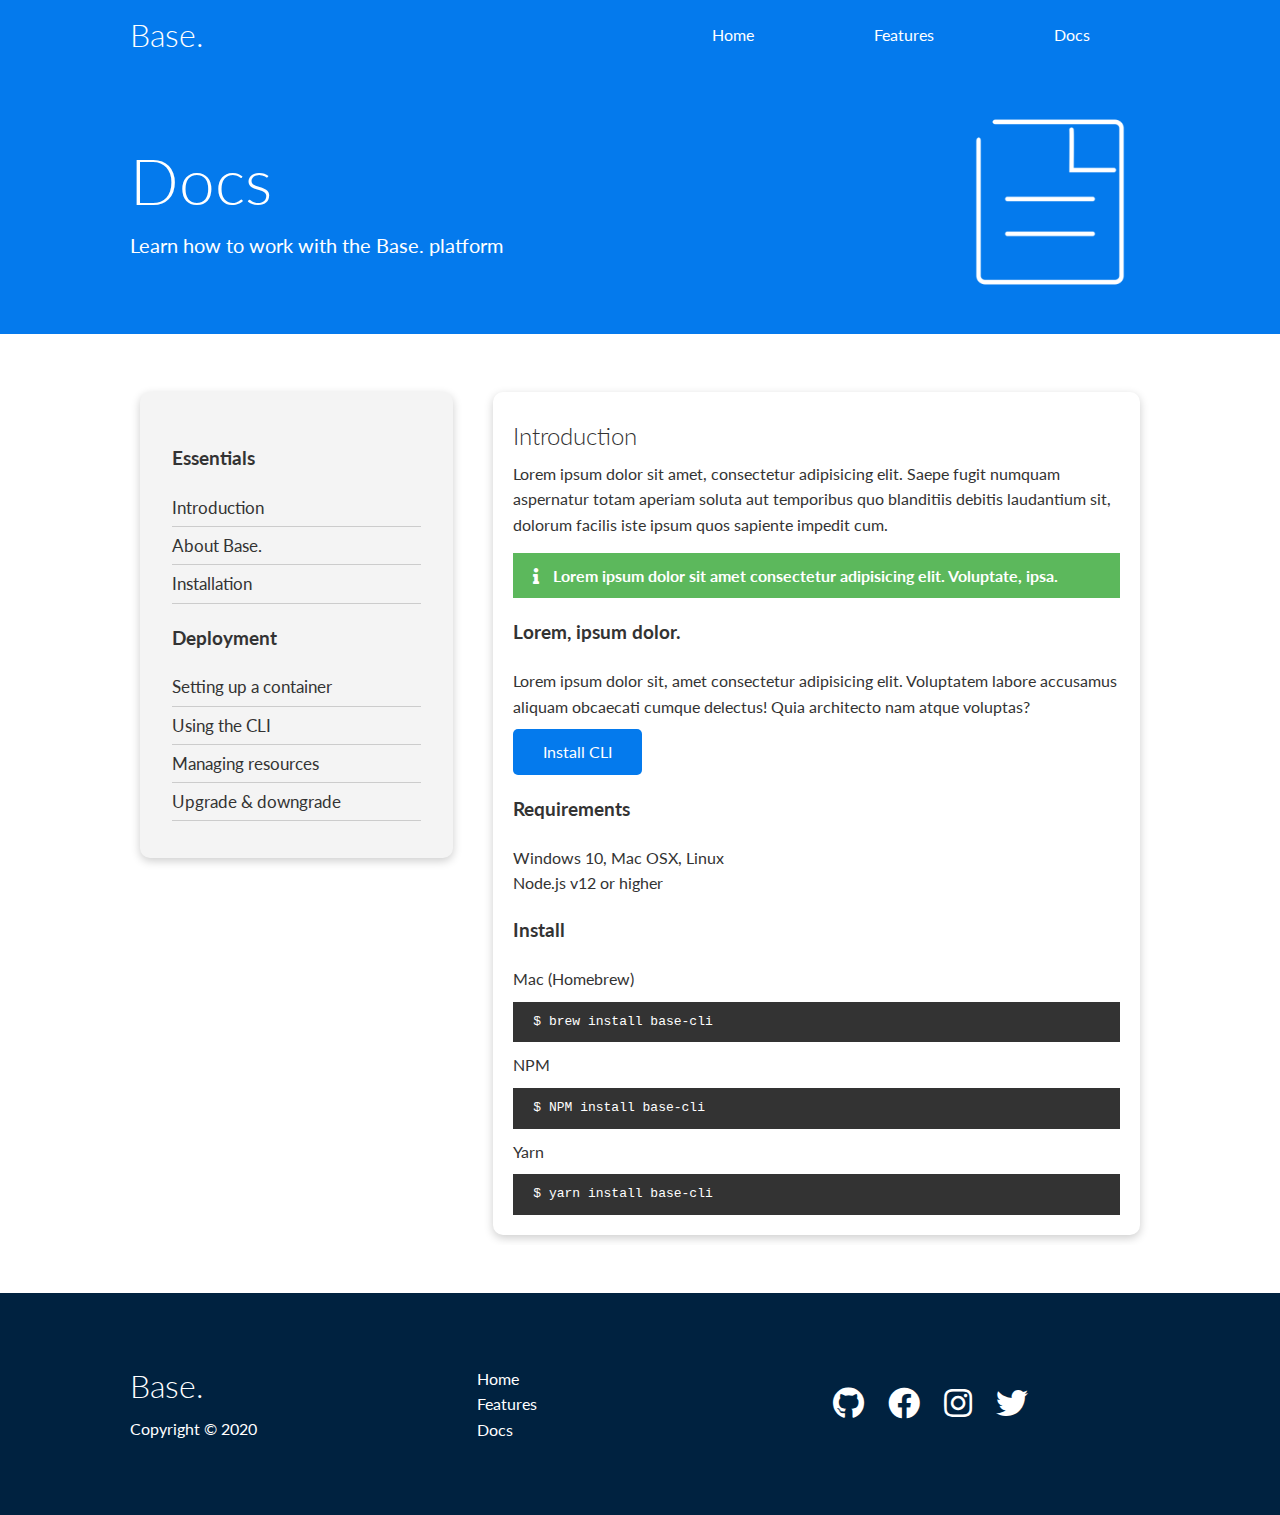
<file: docs.html>
<!DOCTYPE html>
<html lang="en">
  
<head>
  <meta charset="UTF-8">
  <meta name="viewport" content="width=device-width, initial-scale=1.0">
  <link rel="stylesheet" href="https://cdnjs.cloudflare.com/ajax/libs/font-awesome/5.15.4/css/all.min.css" integrity="sha512-1ycn6IcaQQ40/MKBW2W4Rhis/DbILU74C1vSrLJxCq57o941Ym01SwNsOMqvEBFlcgUa6xLiPY/NS5R+E6ztJQ==" crossorigin="anonymous" referrerpolicy="no-referrer" />
  <link rel="stylesheet" href="css/style.css">
  <link rel="stylesheet" href="css/utilities.css">
  <title>Base | Cloud Hosting For Everyone</title>
</head>

<body>
    <!-- Navbar-->
    <div class="navbar"> 
      <div class="container flex">
         <h1 class="logo">Base.</h1>
         <nav>
            <ul>
                <li><a href="index.html">Home</a></li>
                <li><a href="features.html">Features</a></li>
                <li><a href="docs.html">Docs</a></li>
            </ul>
         </nav>
      </div>
    </div>

    <!-- Head -->
    <section class="docs-head bg-primary py-3">
        <div class="container grid">
            <div>
                <h1 class="xl">Docs</h1>
                <p class="lead">Learn how to work with the Base. platform</p>
            </div>
            <img src="css/images/docs.png" alt="">
        </div>
    </section>

    <!-- Docs Main -->
    <section class="docs-main my-4">
            <div class="container grid">
                <div class="card bg-light p-3">
                    <h3 class="my-2">Essentials</h3>
                    <nav>
                        <ul>
                            <li><a href="text-primary">Introduction</a></li>
                            <li><a href="#">About Base.</a></li>
                            <li><a href="#">Installation</a></li>
                        </ul>
                    </nav>

                    <h3 class="my-2">Deployment</h3>
                    <nav>
                        <ul>
                            <li><a href="#">Setting up a container</a></li>
                            <li><a href="#">Using the CLI</a></li>
                            <li><a href="#">Managing resources</a></li>
                            <li><a href="#">Upgrade & downgrade</a></li>
                        </ul>
                    </nav>
                </div>
                <div class="card">
                    <h2>Introduction</h2>
                    <p>Lorem ipsum dolor sit amet, consectetur adipisicing elit. Saepe fugit numquam aspernatur totam aperiam soluta aut temporibus quo blanditiis debitis laudantium sit, dolorum facilis iste ipsum quos sapiente impedit cum.</p>
                    <div class="alert alert-success">
                        <i class="fas fa-info"></i> Lorem ipsum dolor sit amet consectetur adipisicing elit. Voluptate, ipsa.
                    </div>

                    <h3>Lorem, ipsum dolor.</h3>
                    <p>Lorem ipsum dolor sit, amet consectetur adipisicing elit. Voluptatem labore accusamus aliquam obcaecati cumque delectus! Quia architecto nam atque voluptas?</p>
                    <a href="" class="btn btn-primary">Install CLI</a>

                    <h3>Requirements</h3>
                    <ul>
                        <li>Windows 10, Mac OSX, Linux</li>
                        <li>Node.js v12 or higher</li>
                    </ul>

                    <h3>Install</h3>
                    <p>Mac (Homebrew)</p>
                    <pre><code>$ brew install base-cli</code></pre>
                    <p>NPM</p>
                    <pre><code>$ NPM install base-cli</code></pre>
                    <p>Yarn</p>
                    <pre><code>$ yarn install base-cli</code></pre>
                </div>
            </div>
    </section>

    <!-- Footer -->
    <footer class="footer bg-dark py-5">
        <div class="container grid grid-3">
            <div>
              <h1>Base.</h1>
              <p>Copyright &copy; 2020</p>
            </div>
            <nav>
              <ul>
                <li><a href="index.html">Home</a></li>
                <li><a href="features.html">Features</a></li>
                <li><a href="docs.html">Docs</a></li>
              </ul>
            </nav>
            <div class="social">
               <a href=""><i class="fab fa-github fa-2x"></i></a>
               <a href=""><i class="fab fa-facebook fa-2x"></i></a>
               <a href=""><i class="fab fa-instagram fa-2x"></i></a>
               <a href=""><i class="fab fa-twitter fa-2x"></i></a>
            </div>
        </div>
    </footer>
</body>
</html>
</file>
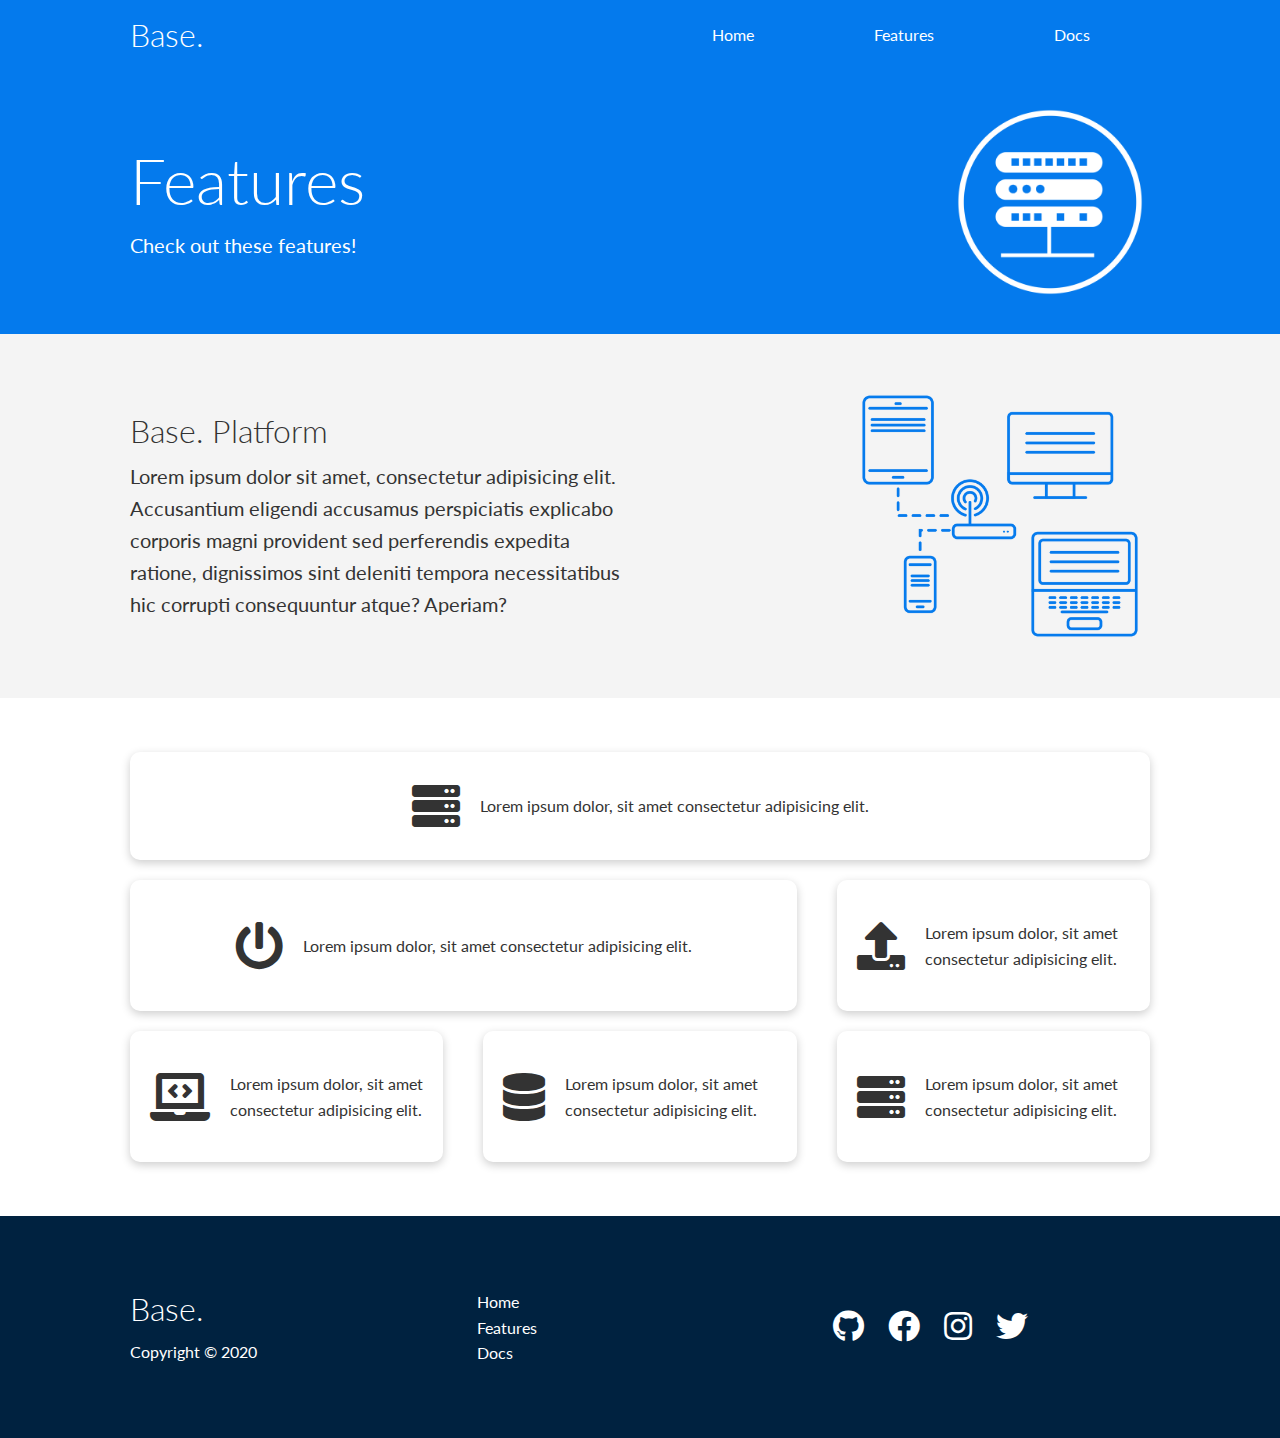
<file: features.html>
<!DOCTYPE html>
<html lang="en">
  
<head>
  <meta charset="UTF-8">
  <meta name="viewport" content="width=device-width, initial-scale=1.0">
  <link rel="stylesheet" href="https://cdnjs.cloudflare.com/ajax/libs/font-awesome/5.15.4/css/all.min.css" integrity="sha512-1ycn6IcaQQ40/MKBW2W4Rhis/DbILU74C1vSrLJxCq57o941Ym01SwNsOMqvEBFlcgUa6xLiPY/NS5R+E6ztJQ==" crossorigin="anonymous" referrerpolicy="no-referrer" />
  <link rel="stylesheet" href="css/style.css">
  <link rel="stylesheet" href="css/utilities.css">
  <title>Base | Cloud Hosting For Everyone</title>
</head>

<body>
    <!-- Navbar-->
    <div class="navbar"> 
      <div class="container flex">
         <h1 class="logo">Base.</h1>
         <nav>
            <ul>
                <li><a href="index.html">Home</a></li>
                <li><a href="features.html">Features</a></li>
                <li><a href="docs.html">Docs</a></li>
            </ul>
         </nav>
      </div>
    </div>

    <!-- Head -->
    <section class="features-head bg-primary py-3">
        <div class="container grid">
            <div>
                <h1 class="xl">Features</h1>
                <p class="lead">Check out these features!</p>
            </div>
            <img src="css/images/server.png" alt="">
        </div>
    </section>

    <!-- Sub Head -->
    <section class="features-sub-head bg-light py-3">
        <div class="container grid">
            <div>
                <h1 class="md">Base. Platform</h1>
                <p class="lead">Lorem ipsum dolor sit amet, consectetur adipisicing elit. Accusantium eligendi accusamus perspiciatis explicabo corporis magni provident sed perferendis expedita ratione, dignissimos sint deleniti tempora necessitatibus hic corrupti consequuntur atque? Aperiam?</p>
            </div>
            <img src="css/images/server2.png" alt="">
        </div>
        </div>
    </section>

    <section class="features-main my-2">
        <div class="container grid grid-3">
            <div class="card flex">
              <i class="fas fa-server fa-3x"></i>
              <p>Lorem ipsum dolor, sit amet consectetur adipisicing elit.</p>
            </div>
            <div class="card flex">
              <i class="fas fa-power-off fa-3x"></i>
              <p>Lorem ipsum dolor, sit amet consectetur adipisicing elit. </p>
        </div>
        <div class="card flex">
          <i class="fas fa-upload fa-3x"></i>
          <p>Lorem ipsum dolor, sit amet consectetur adipisicing elit. </p>
        </div>
        <div class="card flex">
          <i class="fas fa-laptop-code fa-3x"></i>
          <p>Lorem ipsum dolor, sit amet consectetur adipisicing elit. </p>
        </div>
        <div class="card flex">
          <i class="fas fa-database fa-3x"></i>
          <p>Lorem ipsum dolor, sit amet consectetur adipisicing elit. </p>
        </div>
        <div class="card flex">
          <i class="fas fa-server fa-3x"></i>
          <p>Lorem ipsum dolor, sit amet consectetur adipisicing elit. </p>
        </div>
    </section>

    <!-- Footer -->
    <footer class="footer bg-dark py-5">
        <div class="container grid grid-3">
            <div>
              <h1>Base.</h1>
              <p>Copyright &copy; 2020</p>
            </div>
            <nav>
              <ul>
                <li><a href="index.html">Home</a></li>
                <li><a href="features.html">Features</a></li>
                <li><a href="docs.html">Docs</a></li>
              </ul>
            </nav>
            <div class="social">
               <a href=""><i class="fab fa-github fa-2x"></i></a>
               <a href=""><i class="fab fa-facebook fa-2x"></i></a>
               <a href=""><i class="fab fa-instagram fa-2x"></i></a>
               <a href=""><i class="fab fa-twitter fa-2x"></i></a>
            </div>
        </div>
    </footer>
</body>
</html>
</file>
<file: css/style.css>
@import url('https://fonts.googleapis.com/css2?family=Lato:wght@300&display=swap');

:root {
    --primary-color: #047aed;
    --secondary-color: #1c3fa8;
    --dark-color: #002240;
    --light-color: #f4f4f4;
    --success-color: #5cb85c;
    --error-color: #d9534f;
}
*{
    box-sizing: border-box;
    padding: 0;
    margin: 0;
}

body {
    font-family: 'lato', Sans-serif;
    color: #333;
    line-height: 1.6;
}

ul {
    list-style-type: none;
}

a {
    text-decoration: none;
    color: #333;
}

h1, h2 {
    font-weight: 300;
    line-height: 1.2;
    margin: 10px 0;
}

p {
    margin :10px 0;
}

img {
    width: 100%;
}

code, pre {
    background: #333;
    color: #fff;
    padding: 10px;
}

.hidden {
    visibility: hidden;
    height: 0;
}

/* Navbar */
.navbar {
    background:var(--primary-color);
    color: #fff;
    height: 70px;
}


.navbar ul {
    display: flex;
}

.navbar a{
    color: #fff;
    padding: 10px;
    margin: 0 50px;
}

.navbar a:hover {
    border-bottom: 2px #fff solid;
}

.navbar .flex{
    justify-content: space-between;
}

/* Showcase */
.showcase {
    height: 400px;
    background-color: var(--primary-color);
    color: #fff;
    position: relative;
}

.showcase h1 {
    font-size: 40px;
}

.showcase p {
    margin: 20px 0;
}

.showcase .grid{
    overflow: visible;
    grid-template-columns: 55% 45%;
    gap: 30;
}

.showcase-text {
    animation: slideInFromLeft 1s ease-in;
}

.showcase-form {
    position: relative;
    top: 60px;
    height: 350px;
    width: 400px;
    padding: 40px;
    z-index: 100;
    justify-self: flex-end;
    animation: slideInFromRight 1s ease-in;
}

.showcase-form .form-control{
    margin: 30px 0;
}

.showcase-form input[type='text'],
.showcase-form input[type='email'] {
    border: 0;
    border-bottom: 1px solid #b4becb;
    width: 100%;
    padding: 3px;
    font-size: 16px;
}

.showcase-form input:focus {
    outline: none;
}

.showcase::before,.showcase::after {
    content: '';
    position: absolute;
    height: 100px;
    bottom: -70px;
    right: 0;
    left: 0;
    background: #fff;
    transform: skewY(-3deg);
    -webkit-transform: skewY(-3deg);
    -moz-transform: skewY(-3deg);
    -ms-transform: skewY(-3deg);
}

/* Stats */
.stats {
    padding-top: 100px;
    animation: slideInFromBottom 1s ease-in;
}

.stats .grid h3 {
    font-size: 35px;
}

.stats .grid p {
    font-size: 20px;
    font-weight: bold;
}


/* cli */
.cli .grid {
    grid-template-columns: repeat(3, 1fr);
    grid-template-rows: repeat(2, 1fr);
}

.cli .grid > *:first-child {
    grid-column: 1/ span 2;
    grid-row: 1 / span 2;
}

/* cloud */
.cloud .grid {
    grid-template-columns:4fr 3fr;
}

/* Languages */
.languages .flex {
    flex-wrap: wrap;
}

.languages .card {
    text-align: center;
    margin: 18px 10px 40px;
    transition: transform 0.2s ease-in;
}

.languages .card h4 {
    font-size: 20px;
    margin-bottom: 10px;
}
.languages .card:hover {
    transform: translateY(-15px);
}

/* Features */
.features-head img, .docs-head img { 
    width: 200px;
    justify-self: flex-end;
}

.features-sub-head img {
    width: 300px;
    justify-self: flex-end;
}

.features-main .card > i{
    margin-right: 20px;
}

.features-main .grid {
    padding: 30px;
}

.features-main .grid > *:first-child {
    grid-column:1 / span 3;
}

.features-main .grid > *:nth-child(2) {
    grid-column:1 / span 2;
}

/* Docs */
.docs-main h3 {
    margin: 20px 0;
}

.docs-main .grid {
    grid-template-columns: 1fr 2fr;
    align-items: flex-start;
}

.docs-main nav li {
    font-size: 17px;
    padding-bottom: 5px;
    margin-bottom: 5px;
    border-bottom: 1px #ccc solid;
}

.docs-main a:hover {
    font-weight: bold;
}

/* Footer */
.footer .social a {
    margin: 0 10px;
}

/* Animation */
@keyframes slideInFromLeft {
    0% {
        transform: translateX(-100%);
    }

    100% {
        transform: translateX(0);
    }
}

@keyframes slideInFromRight {
    0% {
        transform: translateX(100%);
    }

    100% {
        transform: translateX(0);
    }
}

@keyframes slideInFromTop {
    0% {
        transform: translateY(-100%);
    }

    100% {
        transform: translateX(0);
    }
}

@keyframes slideInFromBottom {
    0% {
        transform: translateY(100%);
    }

    100% {
        transform: translateX(0);
    }
}


/* Tabelts and under */
@media(max-width: 768px) {
    .grid,
    .showcase .grid,
    .stats .grid,
    .cli .grid,
    .cloud .grid
    .features-main .grid,
    .docs-main .grid {
        grid-template-columns: 1fr;
        grid-template-rows: 1fr;
    }

    .showcase {
        height: auto;
    }

    .showcase-text {
        text-align: center;
        margin-top: 40px;
    }

    .showcase-form {
        justify-self: center;
        margin: auto;
    }

    .cli .grid > *:first-child {
        grid-column: 1;
        grid-row: 1;
    }

    .feautres-head, .features-sub-head, .docs-head {
        text-align: center;
    }
    .feautres-img, .features-sub-img, .docs-img {
        justify-self: center;
    }

    .features-main .grid >*:first-child, .features-main .grid >*:nth-child(2) {
        grid-column: 1;
    }
}

/* Mobile */
@media(max-width: 500px) {
    .navbar {
        height: 110px;
    }

    .navbar .flex {
        flex-direction: column;
    }

    .navbar ul {
        padding: 10px;
        background-color: rgba(0, 0, 0, 0.1);
    }
}
</file>
<file: css/utilities.css>
/* Utilities */
.container {
    max-width: 1100px;
    margin: 0 auto;
    overflow: auto;
    padding: 0 40px;
}

.card{
    background-color: #fff;
    color: #333;
    border-radius: 10px;
    box-shadow: 0 3px 10px rgba(0,0,0,0.2);
    padding: 20px;
    margin: 10px;
}

.btn {
    display: inline-block;
    padding: 10px 30px;
    cursor: pointer;
    background: var(--primary-color);
    color: #fff; 
    border-radius: 5px;
}

.btn-outline {
    background-color: transparent;
    border: 1px #fff solid;
}

.btn:hover {
    transform: scale(0.98);
}

/* Backgrounds & colored buttons */
.bg-primary, .btn-primary {
    background-color: var(--primary-color);
    color: #fff;
}

.bg-secondary, .btn-secondary {
    background-color: var(--secondary-color);
    color: #fff;
}

.bg-dark, .btn-dark {
    background-color: var(--dark-color);
    color: #fff;
}

.bg-light, .btn-light {
    background-color: var(--light-color);
    color: #333;
}

.bg-primary a, .btn-primary a, .bg-secondary a, .btn-secondary a, .bg-dark a, .btn-dark a {
    color: #fff;
}

/* Text colors */
.text-primary {
    color: var(--primary-color);
}

.text-secondary {
    color: var(--secondary-color);
}

.text-dark {
    color: var(--dark-color);
}

.text-light {
    color: var(--light-color);
}

/* Text sizes */
.lead {
    font-size: 20px
}

.sm {
    font-size: 1rem;
}

.md {
    font-size: 2rem;
}

.lg {
    font-size: 3rem;
}

.xl {
    font-size: 4rem;
}

.text-center {
    text-align: center;
}

/* Alert */
.alert {
    background-color : var(--light color);
    padding: 10px 20px;
    font-weight: bold;
    margin: 15px 0;
}

.alert i {
    margin-right: 10px;
}

.alert-success {
    background-color: var(--success-color);
    color:#fff;
}

.alert-error {
    background-color: var(--error-color);
    color:#fff;
}

.flex {
    display: flex;
    justify-content: center;
    align-items: center;
    height: 100%;
}

.grid {
    display: grid;
    grid-template-columns: repeat(2, 1fr);
    gap: 20px;
    justify-content: center;
    align-items: center;
    height: 100%;
}

.grid-3{
    grid-template-columns: repeat(3, 1fr);
}

/*Margin*/
.my-1 {
    margin: 1rem 0;
}

.my-2 {
    margin: 1.5rem 0;
}

.my-3 {
    margin: 2rem 0;
}

.my-4 {
    margin: 3rem 0;
}

.my-5 {
    margin: 4rem 0;
}

.m-1 {
    margin: 1rem;
}

.m-2 {
    margin: 1.5rem;
}

.m-3 {
    margin: 2rem;
}

.m-4 {
    margin: 3rem;
}

.m-5 {
    margin: 4rem;
}


/* Padding */
.py-1 {
    padding: 1rem 0;
}

.py-2 {
    padding: 1.5rem 0;
}

.py-3 {
    padding: 2rem 0;
}

.py-4 {
    padding: 3rem 0;
}

.py-5 {
    padding: 4rem 0;
}

.p-1 {
    padding: 1rem;
}

.p-2 {
    padding: 1.5rem;
}

.p-3 {
    padding: 2rem;
}

.p-4 {
    padding: 3rem;
}

.p-5 {
    padding: 4rem;
}
</file>
